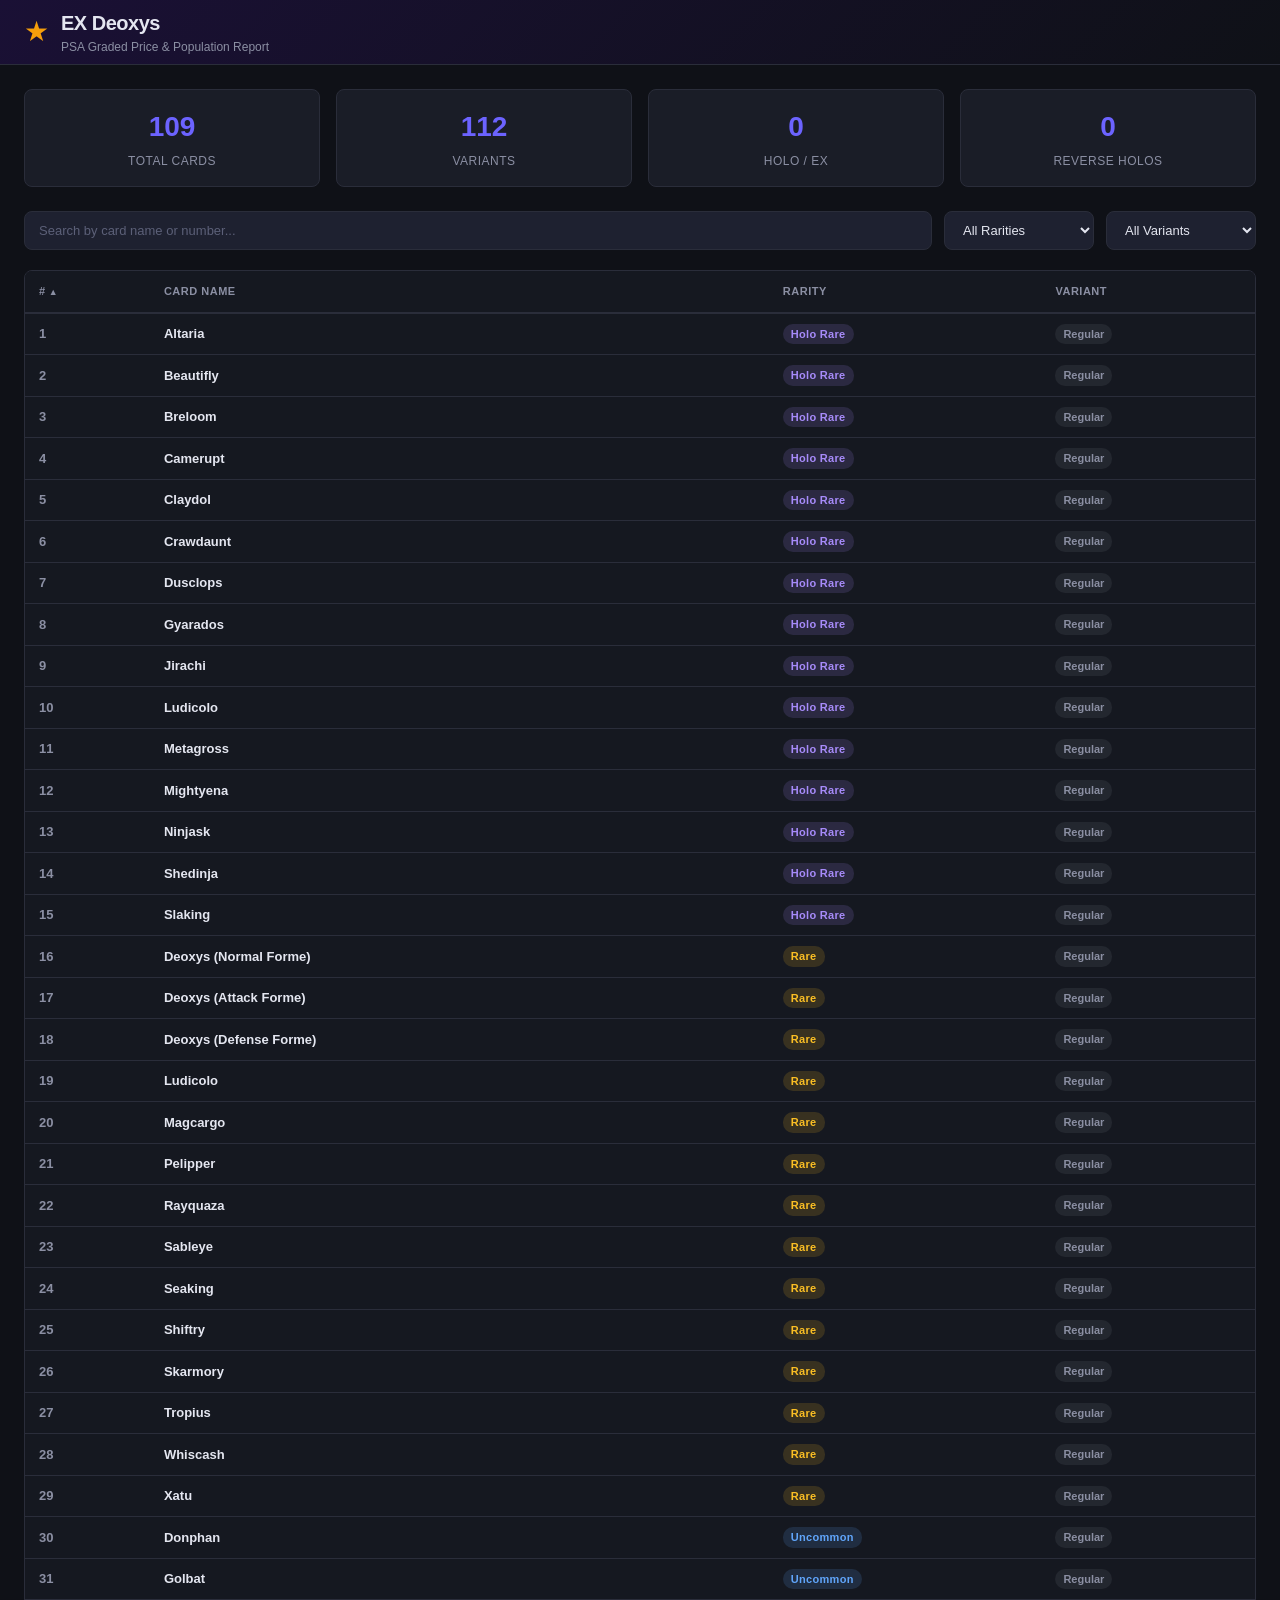
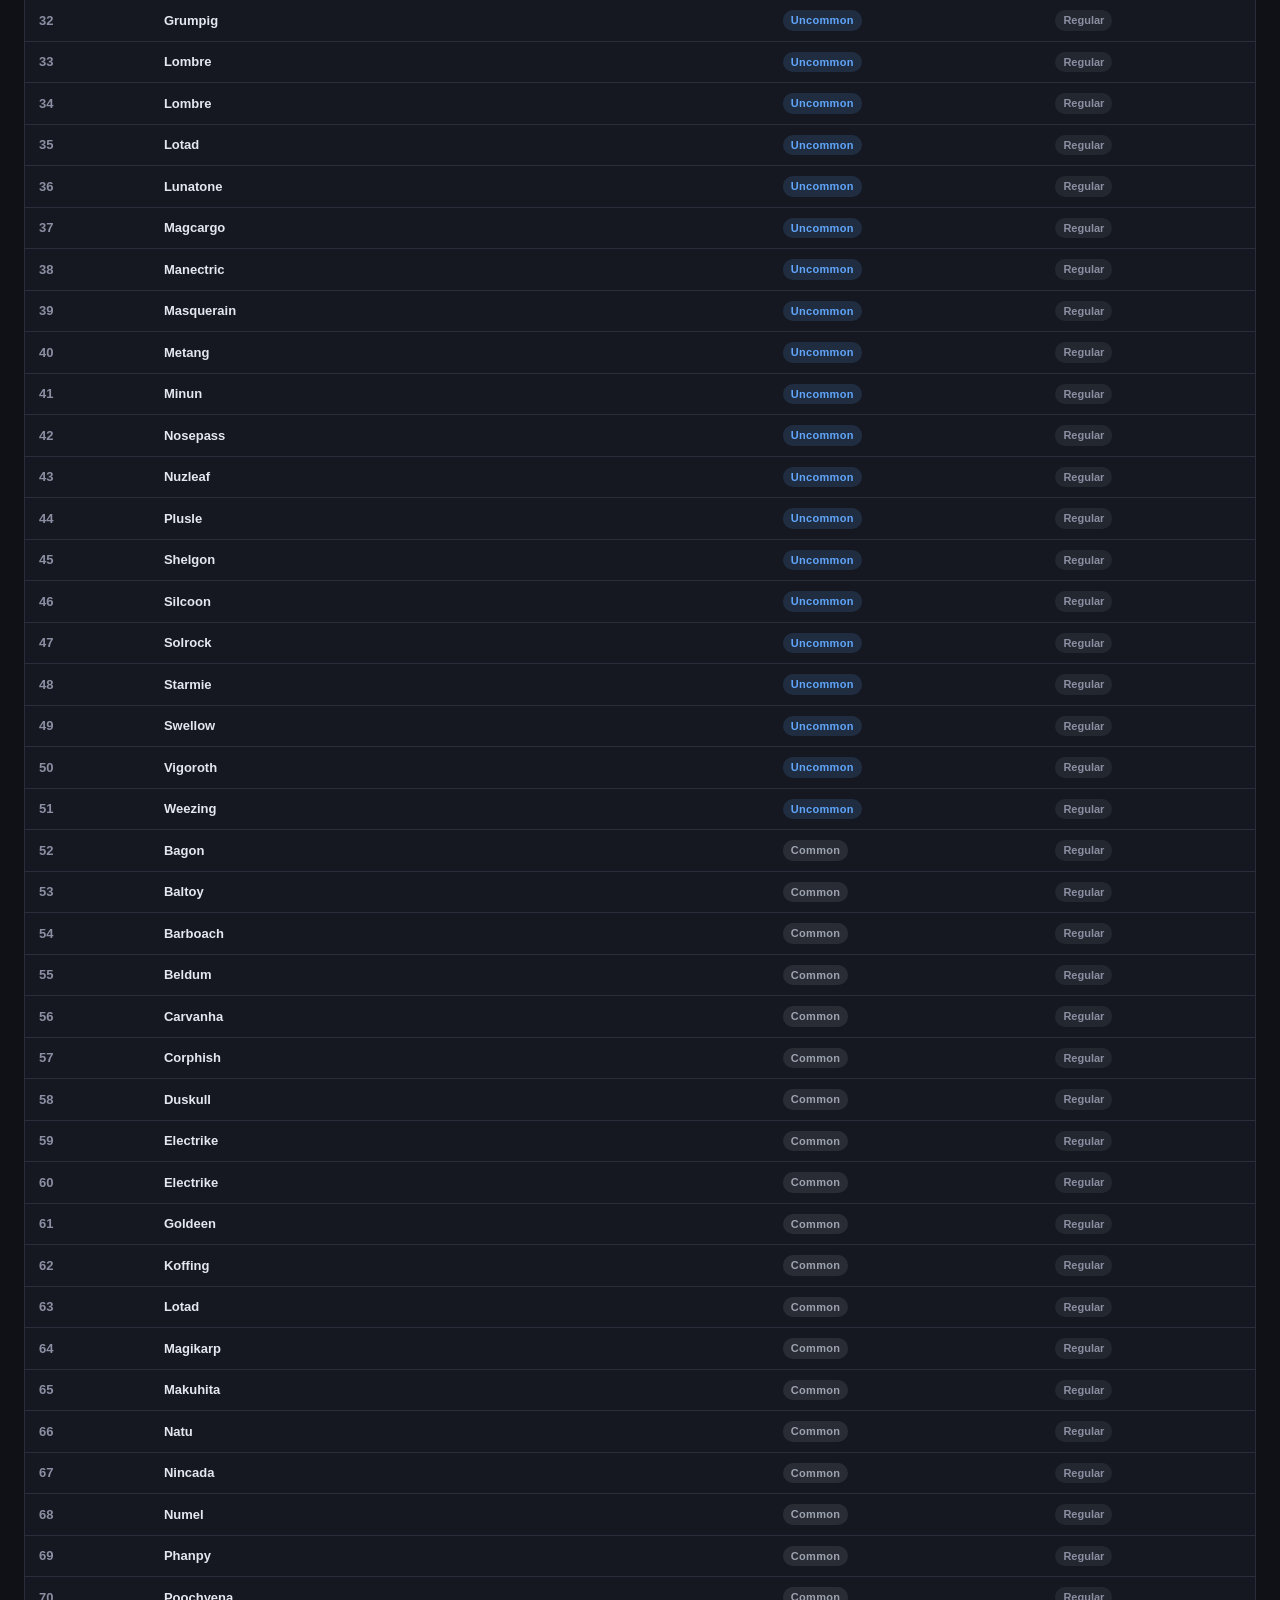
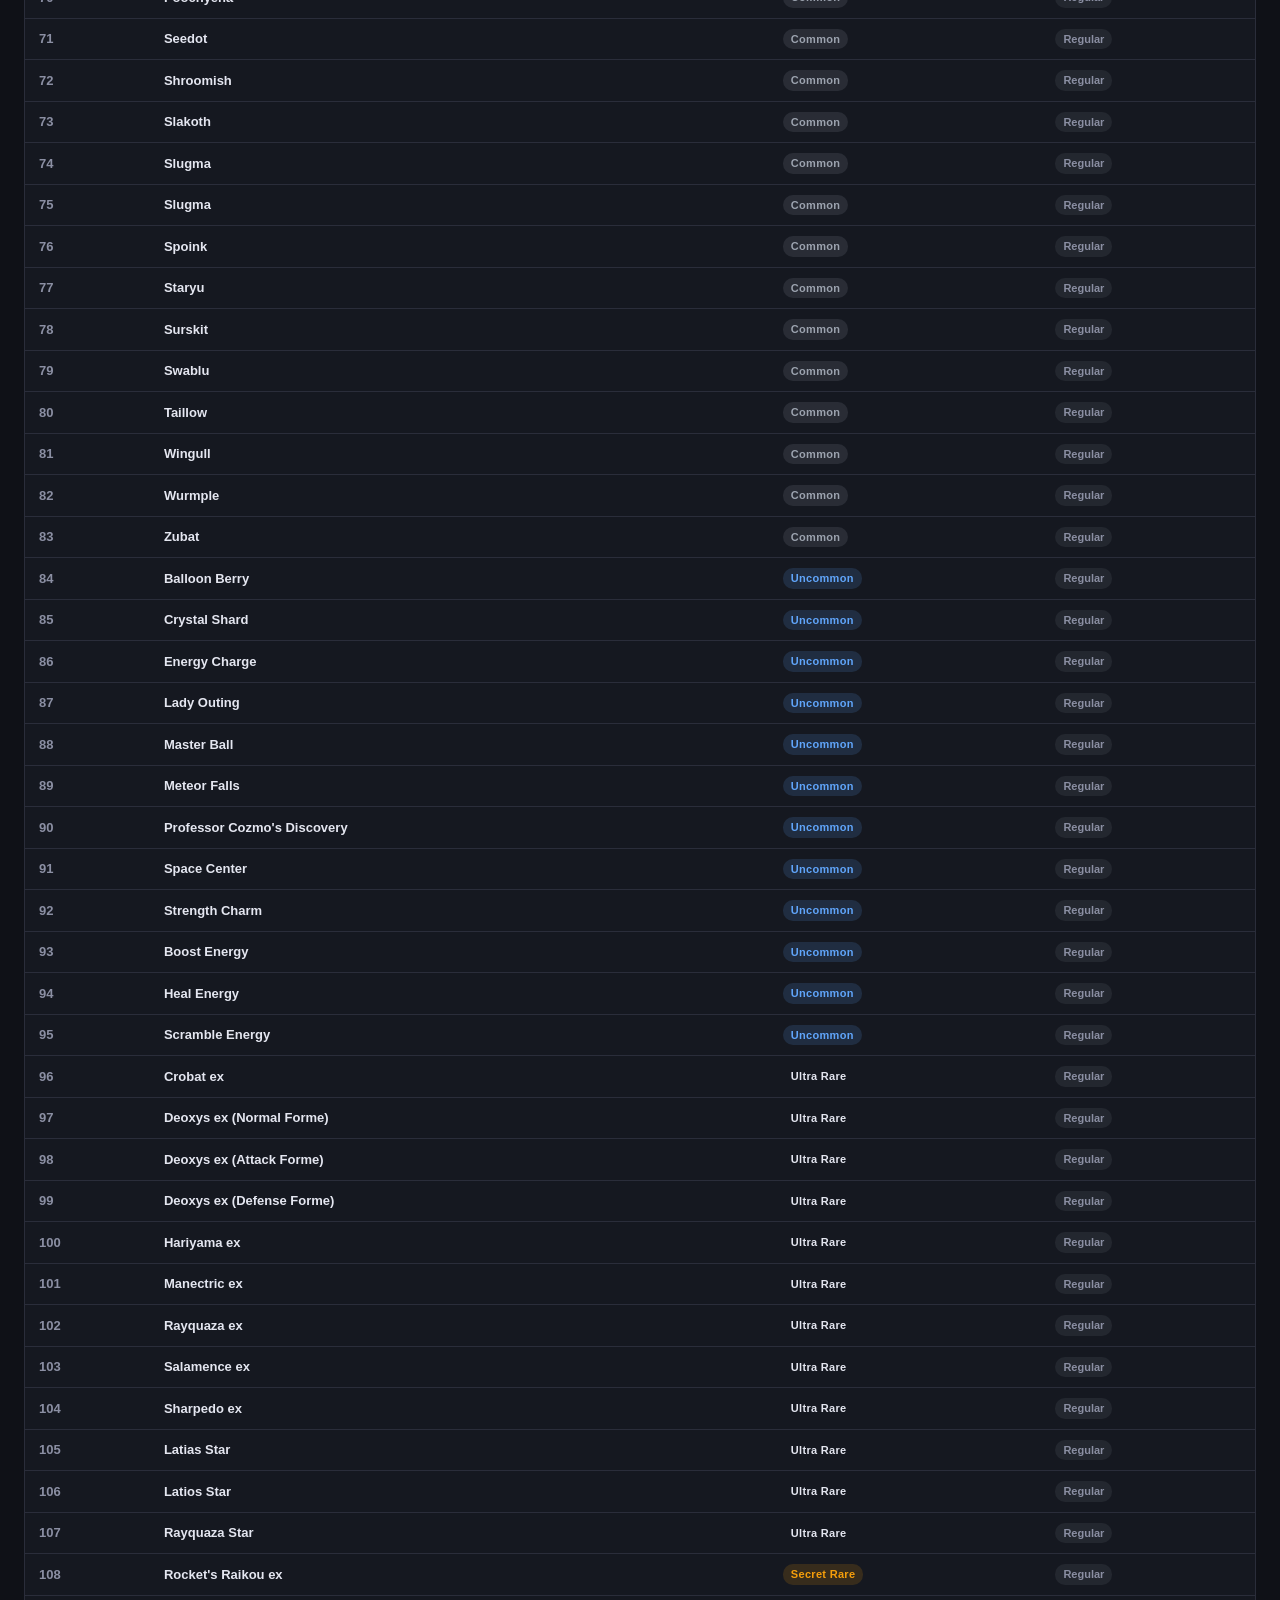
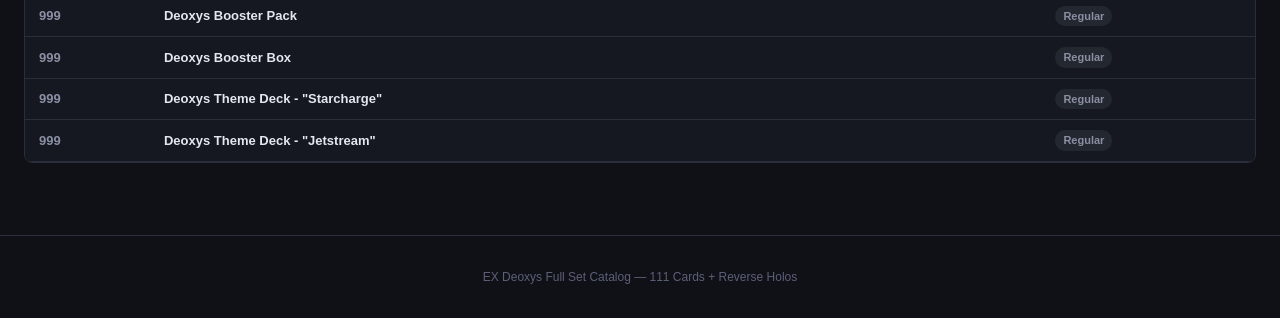
<file: docs/index.html>
<!DOCTYPE html>
<html lang="en">
<head>
  <meta charset="UTF-8">
  <meta name="viewport" content="width=device-width, initial-scale=1.0">
  <title>EX Deoxys - PSA Report Dashboard</title>
  <link rel="stylesheet" href="style.css">
</head>
<body>
  <header>
    <div class="header-inner">
      <div class="logo">
        <span class="logo-icon">&#9733;</span>
        <div>
          <h1>EX Deoxys</h1>
          <p class="subtitle">PSA Graded Price &amp; Population Report</p>
        </div>
      </div>
    </div>
  </header>

  <main>
    <!-- Stats bar -->
    <section class="stats-bar" id="statsBar">
      <div class="stat-card">
        <div class="stat-value" id="statTotal">--</div>
        <div class="stat-label">Total Cards</div>
      </div>
      <div class="stat-card">
        <div class="stat-value" id="statVariants">--</div>
        <div class="stat-label">Variants</div>
      </div>
      <div class="stat-card">
        <div class="stat-value" id="statHolo">--</div>
        <div class="stat-label">Holo / EX</div>
      </div>
      <div class="stat-card">
        <div class="stat-value" id="statReverse">--</div>
        <div class="stat-label">Reverse Holos</div>
      </div>
    </section>

    <!-- Filters -->
    <section class="filters">
      <div class="filter-row">
        <input type="text" id="searchInput" class="filter-input" placeholder="Search by card name or number...">
        <select id="rarityFilter" class="filter-select">
          <option value="">All Rarities</option>
          <option value="Common">Common</option>
          <option value="Uncommon">Uncommon</option>
          <option value="Rare">Rare</option>
          <option value="Holo Rare">Holo Rare</option>
          <option value="Rare Holo EX">Rare Holo EX</option>
          <option value="Secret Rare">Secret Rare</option>
        </select>
        <select id="variantFilter" class="filter-select">
          <option value="">All Variants</option>
          <option value="Regular">Regular</option>
          <option value="Holo">Holo</option>
          <option value="Reverse Holo">Reverse Holo</option>
        </select>
      </div>
    </section>

    <!-- Loading state -->
    <div id="loading" class="loading">
      <div class="spinner"></div>
      <p>Loading card data...</p>
    </div>

    <!-- Data table -->
    <section id="tableSection" class="table-section" style="display:none;">
      <div class="table-wrap">
        <table id="reportTable">
          <thead id="tableHead"></thead>
          <tbody id="tableBody"></tbody>
        </table>
      </div>
    </section>
  </main>

  <footer>
    <p>EX Deoxys Full Set Catalog &mdash; 111 Cards + Reverse Holos</p>
  </footer>

  <script src="app.js"></script>
</body>
</html>
</file>
<file: docs/style.css>
/* --- Reset & Base --- */
*, *::before, *::after { box-sizing: border-box; margin: 0; padding: 0; }

:root {
  --bg: #0f1117;
  --bg-card: #1a1d27;
  --bg-table: #151820;
  --bg-row-hover: #1e2233;
  --bg-input: #1e2130;
  --border: #2a2d3a;
  --text: #e4e6f0;
  --text-dim: #8b8fa3;
  --text-muted: #5c6078;
  --accent: #6c63ff;
  --accent-hover: #7f78ff;
  --green: #22c55e;
  --yellow: #eab308;
  --red: #ef4444;
  --blue: #3b82f6;
  --gold: #f59e0b;
  --rarity-common: #9ca3af;
  --rarity-uncommon: #60a5fa;
  --rarity-rare: #fbbf24;
  --rarity-holo: #a78bfa;
  --rarity-ex: #f472b6;
  --rarity-secret: #f59e0b;
  --radius: 8px;
  --shadow: 0 2px 8px rgba(0,0,0,0.3);
}

body {
  font-family: -apple-system, BlinkMacSystemFont, 'Segoe UI', Roboto, 'Helvetica Neue', sans-serif;
  background: var(--bg);
  color: var(--text);
  min-height: 100vh;
  line-height: 1.5;
}

/* --- Header --- */
header {
  background: linear-gradient(135deg, #1a1035 0%, #0f1117 100%);
  border-bottom: 1px solid var(--border);
  padding: 0 24px;
  position: sticky;
  top: 0;
  z-index: 100;
}

.header-inner {
  max-width: 1400px;
  margin: 0 auto;
  display: flex;
  align-items: center;
  justify-content: space-between;
  height: 64px;
}

.logo {
  display: flex;
  align-items: center;
  gap: 12px;
}

.logo-icon {
  font-size: 28px;
  color: var(--gold);
}

.logo h1 {
  font-size: 20px;
  font-weight: 700;
  letter-spacing: -0.5px;
}

.subtitle {
  font-size: 12px;
  color: var(--text-dim);
}

/* --- Buttons --- */
.btn {
  display: inline-flex;
  align-items: center;
  gap: 6px;
  padding: 8px 16px;
  border: none;
  border-radius: var(--radius);
  font-size: 13px;
  font-weight: 600;
  cursor: pointer;
  transition: all 0.15s;
}

.btn-primary {
  background: var(--accent);
  color: #fff;
}

.btn-primary:hover {
  background: var(--accent-hover);
  transform: translateY(-1px);
  box-shadow: 0 4px 12px rgba(108,99,255,0.3);
}

.btn-primary:disabled {
  opacity: 0.5;
  cursor: not-allowed;
  transform: none;
}

.btn-icon { font-size: 16px; }

.btn-close {
  background: none;
  border: none;
  color: var(--text-dim);
  font-size: 20px;
  cursor: pointer;
  padding: 4px;
}

.btn-close:hover { color: var(--text); }

/* --- Main --- */
main {
  max-width: 1400px;
  margin: 0 auto;
  padding: 24px;
}

/* --- Stats bar --- */
.stats-bar {
  display: grid;
  grid-template-columns: repeat(auto-fit, minmax(160px, 1fr));
  gap: 16px;
  margin-bottom: 24px;
}

.stat-card {
  background: var(--bg-card);
  border: 1px solid var(--border);
  border-radius: var(--radius);
  padding: 16px 20px;
  text-align: center;
}

.stat-value {
  font-size: 28px;
  font-weight: 700;
  color: var(--accent);
}

.stat-label {
  font-size: 12px;
  color: var(--text-dim);
  text-transform: uppercase;
  letter-spacing: 0.5px;
  margin-top: 4px;
}

/* --- Filters --- */
.filters {
  margin-bottom: 20px;
}

.filter-row {
  display: flex;
  gap: 12px;
  flex-wrap: wrap;
}

.filter-input, .filter-select {
  background: var(--bg-input);
  border: 1px solid var(--border);
  border-radius: var(--radius);
  color: var(--text);
  padding: 10px 14px;
  font-size: 13px;
  transition: border-color 0.15s;
}

.filter-input { flex: 1; min-width: 200px; }
.filter-select { min-width: 150px; }

.filter-input:focus, .filter-select:focus {
  outline: none;
  border-color: var(--accent);
}

.filter-input::placeholder { color: var(--text-muted); }

/* --- Loading --- */
.loading {
  display: flex;
  flex-direction: column;
  align-items: center;
  padding: 80px 0;
  color: var(--text-dim);
}

.spinner {
  width: 40px;
  height: 40px;
  border: 3px solid var(--border);
  border-top-color: var(--accent);
  border-radius: 50%;
  animation: spin 0.8s linear infinite;
  margin-bottom: 16px;
}

@keyframes spin { to { transform: rotate(360deg); } }

/* --- Empty state --- */
.empty-state {
  text-align: center;
  padding: 80px 0;
  color: var(--text-dim);
}

.empty-icon { font-size: 48px; margin-bottom: 16px; }
.empty-state h2 { color: var(--text); margin-bottom: 8px; }
.empty-state .hint { font-size: 12px; color: var(--text-muted); margin-top: 12px; }

/* --- Table --- */
.table-section { overflow: hidden; }

.table-wrap {
  overflow-x: auto;
  border: 1px solid var(--border);
  border-radius: var(--radius);
}

table {
  width: 100%;
  border-collapse: collapse;
  font-size: 13px;
  white-space: nowrap;
}

thead {
  background: var(--bg-card);
  position: sticky;
  top: 0;
  z-index: 10;
}

th {
  padding: 12px 14px;
  text-align: left;
  font-weight: 600;
  font-size: 11px;
  text-transform: uppercase;
  letter-spacing: 0.5px;
  color: var(--text-dim);
  border-bottom: 2px solid var(--border);
  cursor: pointer;
  user-select: none;
  transition: color 0.15s;
}

th:hover { color: var(--accent); }

th.sort-asc::after { content: " \25B2"; font-size: 9px; }
th.sort-desc::after { content: " \25BC"; font-size: 9px; }

th.grade-col {
  text-align: right;
  min-width: 72px;
}

td {
  padding: 10px 14px;
  border-bottom: 1px solid var(--border);
}

tr { background: var(--bg-table); transition: background 0.1s; }
tr:hover { background: var(--bg-row-hover); }

/* Number column */
td.col-num {
  font-weight: 700;
  color: var(--text-dim);
  font-variant-numeric: tabular-nums;
}

/* Rarity badges */
.rarity-badge {
  display: inline-block;
  padding: 2px 8px;
  border-radius: 10px;
  font-size: 11px;
  font-weight: 600;
  letter-spacing: 0.3px;
}

.rarity-Common { background: rgba(156,163,175,0.15); color: var(--rarity-common); }
.rarity-Uncommon { background: rgba(96,165,250,0.15); color: var(--rarity-uncommon); }
.rarity-Rare { background: rgba(251,191,36,0.15); color: var(--rarity-rare); }
.rarity-Holo-Rare { background: rgba(167,139,250,0.15); color: var(--rarity-holo); }
.rarity-Rare-Holo-EX { background: rgba(244,114,182,0.15); color: var(--rarity-ex); }
.rarity-Secret-Rare { background: rgba(245,158,11,0.15); color: var(--rarity-secret); }

/* Variant badges */
.variant-badge {
  display: inline-block;
  padding: 2px 8px;
  border-radius: 10px;
  font-size: 11px;
  font-weight: 600;
}

.variant-Regular { background: rgba(156,163,175,0.1); color: var(--text-dim); }
.variant-Holo { background: rgba(167,139,250,0.15); color: var(--rarity-holo); }
.variant-Reverse-Holo {
  background: linear-gradient(135deg, rgba(59,130,246,0.15), rgba(167,139,250,0.15));
  color: var(--blue);
}

/* Grade cells */
td.grade-cell {
  text-align: right;
  font-variant-numeric: tabular-nums;
  font-weight: 500;
}

td.grade-cell.has-value { color: var(--green); }
td.grade-cell.no-value { color: var(--text-muted); }
td.grade-cell.high-value { color: var(--gold); font-weight: 700; }

/* Pop count cells */
td.pop-cell {
  text-align: right;
  font-variant-numeric: tabular-nums;
}

td.pop-cell.has-pop { color: var(--blue); }
td.pop-cell.high-pop { color: var(--accent); font-weight: 700; }

/* --- Log panel --- */
.log-panel {
  background: var(--bg-card);
  border: 1px solid var(--border);
  border-radius: var(--radius);
  margin-top: 24px;
  overflow: hidden;
}

.log-header {
  display: flex;
  justify-content: space-between;
  align-items: center;
  padding: 10px 16px;
  background: var(--bg-input);
  border-bottom: 1px solid var(--border);
  font-size: 12px;
  font-weight: 600;
  text-transform: uppercase;
  letter-spacing: 0.5px;
  color: var(--text-dim);
}

.log-panel pre {
  padding: 16px;
  font-size: 11px;
  color: var(--text-dim);
  max-height: 300px;
  overflow-y: auto;
  line-height: 1.6;
  white-space: pre-wrap;
  word-break: break-word;
}

/* --- Footer --- */
footer {
  text-align: center;
  padding: 32px 24px;
  font-size: 12px;
  color: var(--text-muted);
  border-top: 1px solid var(--border);
  margin-top: 48px;
}

/* --- Responsive --- */
@media (max-width: 768px) {
  .header-inner { height: auto; padding: 12px 0; flex-direction: column; gap: 12px; }
  .filter-row { flex-direction: column; }
  .filter-input, .filter-select { min-width: 100%; }
  .stats-bar { grid-template-columns: repeat(2, 1fr); }
  main { padding: 16px; }
}

/* --- Scrollbar --- */
::-webkit-scrollbar { width: 6px; height: 6px; }
::-webkit-scrollbar-track { background: var(--bg); }
::-webkit-scrollbar-thumb { background: var(--border); border-radius: 3px; }
::-webkit-scrollbar-thumb:hover { background: var(--text-muted); }

/* --- Refresh animation --- */
.refreshing .btn-icon {
  animation: spin 1s linear infinite;
  display: inline-block;
}
</file>
